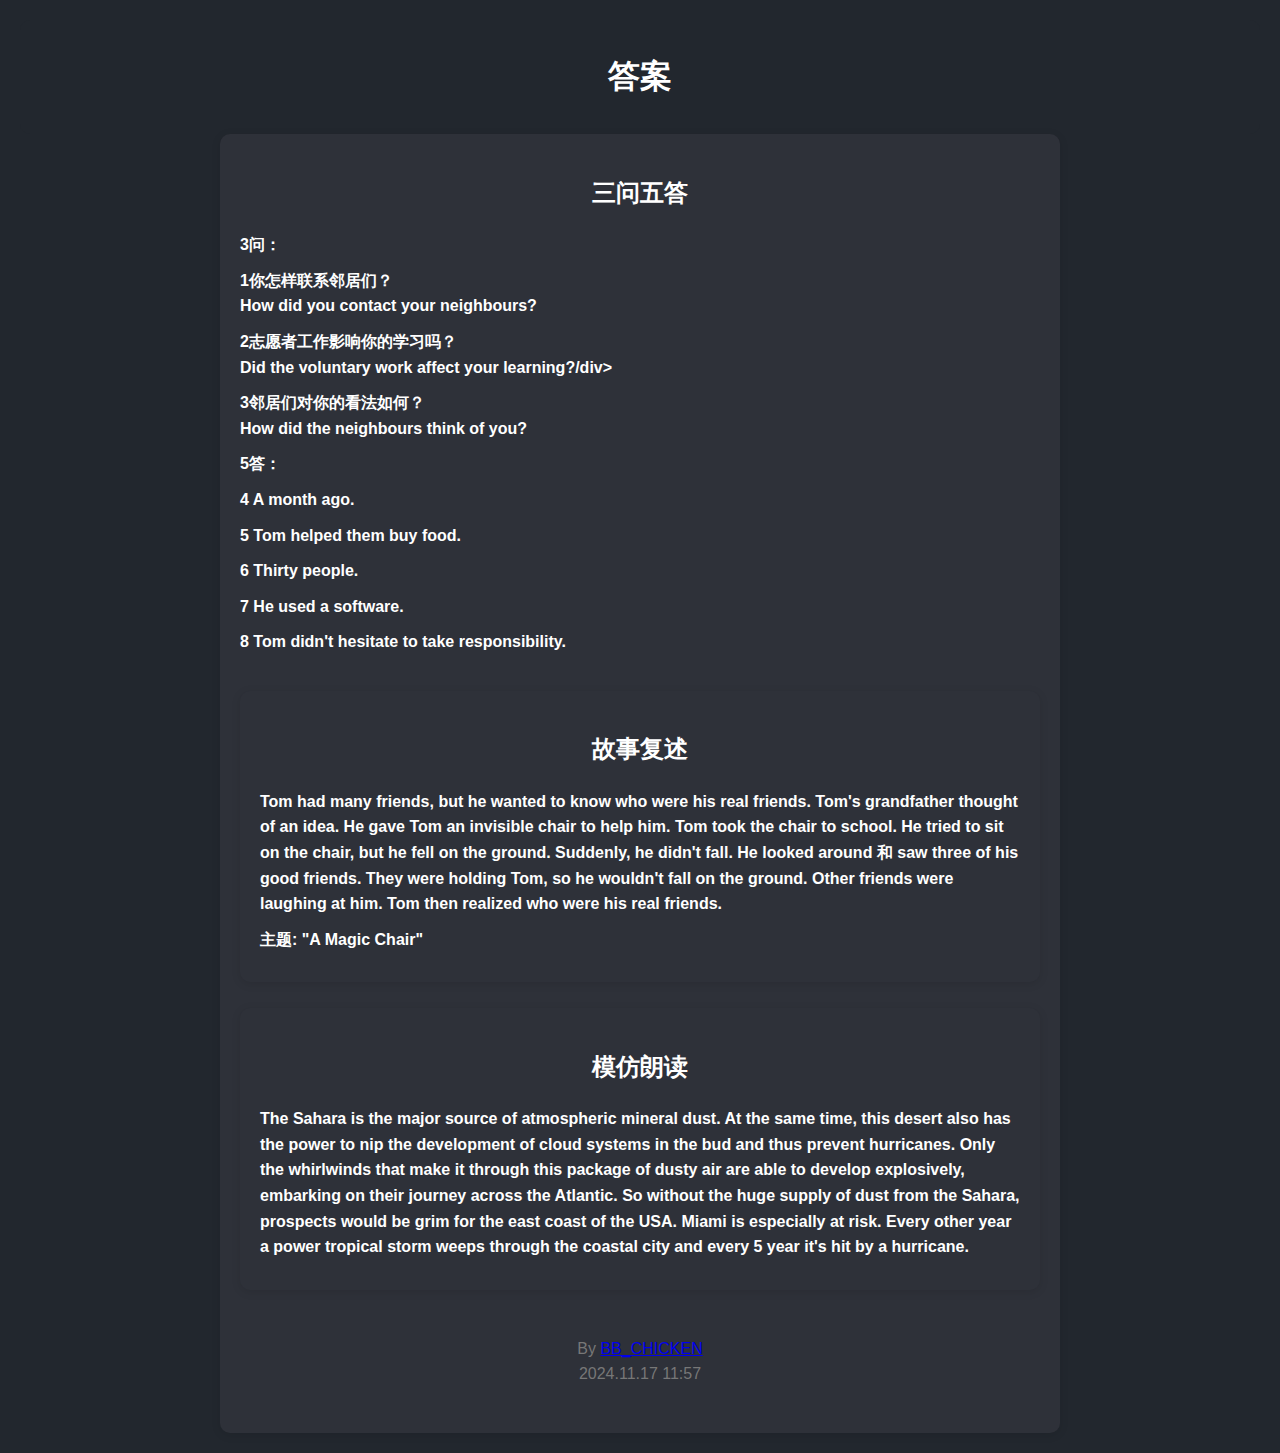
<file: ets.html>
<!DOCTYPE html>
<html lang="zh" xmlns="http://www.w3.org/1999/html">
<head>
    <meta charset="UTF-8">
    <meta name="viewport" content="width=device-width, initial-scale=1.0">
    <link rel="icon"
          href="https://is1-ssl.mzstatic.com/image/thumb/Purple126/v4/18/4c/ab/184cabcb-bdcd-2ae5-f48d-acc783341025/AppIcon-0-0-1x_U007emarketing-0-0-0-7-0-0-sRGB-0-0-0-GLES2_U002c0-512MB-85-220-0-0.png/1200x0w.webp">
    <title>内容展示</title>
    <style>
        body {
            font-family: 'Arial', sans-serif;
            line-height: 1.6;
            background-color: #22272e;
            color: #333;
            margin: 0;
            padding: 20px;
        }

        header {
            text-align: center;
            padding: 10px;
            background-color: #22272e;
            color: white;
            border-radius: 10px;
        }

        .container {
            max-width: 800px;
            margin: 0 auto;
            padding: 20px;
            background: #2e3139;
            border-radius: 10px;
            box-shadow: 0 2px 10px rgba(0, 0, 0, 0.1);
            padding: 20px;
        }

        h2 {
            color: #ffffff;
            text-align: center;
        }

        .question {
            margin: 10px 0;
            font-weight: bold;
            color: #ffffff;
        }

        footer {
            text-align: center;
            padding: 10px;
            margin-top: 20px;
            color: #777;
        }

        .spacer {
            display: inline-block; /* 让占位符能够占据空间 */
        }
    </style>
</head>
<body>

<header>
    <h1>答案</h1>
</header>

<div class="container">
    <h2>三问五答</h2>
    <div class="question">3问：</div>
    <div class="question">1你怎样联系邻居们？</br>How did you contact your neighbours?</div>
    <div class="question">2志愿者工作影响你的学习吗？</br>Did the voluntary work affect your learning?/div>
    <div class="question">3邻居们对你的看法如何？</br>How did the neighbours think of you?</div>
    <div class="question">5答：</div>
    <div class="question">4 A month ago.</div>
    <div class="question">5 Tom helped them buy food.</div>
    <div class="question">6 Thirty people.</div>
    <div class="question">7 He used a software.</div>
    <div class="question">8 Tom didn't hesitate to take responsibility.</div>
</div>
<div class="spacer" style="width: 200px;"></div>
<div class="container">
    <h2>故事复述</h2>
    <div class="question">Tom had many friends, but he wanted to know who were his real friends. Tom's grandfather thought of an idea. He gave Tom an invisible chair to help him. Tom took the chair to school. He tried to sit on the chair, but he fell on the ground. Suddenly, he didn't fall. He looked around 和 saw three of his good friends. They were holding Tom, so he wouldn't fall on the ground. Other friends were laughing at him. Tom then realized who were his real friends.</div>
    <div class="question">主题: "A Magic Chair"</div>
</div>
<div class="spacer" style="width: 200px;"></div>
<div class="container">
    <h2>模仿朗读</h2>
    <div class="question">The Sahara is the major source of atmospheric mineral dust. At the same time, this desert also has the power to nip the development of cloud systems in the bud and thus prevent hurricanes. Only the whirlwinds that make it through this package of dusty air are able to develop explosively, embarking on their journey across the Atlantic. So without the huge supply of dust from the Sahara, prospects would be grim for the east coast of the USA. Miami is especially at risk. Every other year a power tropical storm weeps through the coastal city and every 5 year it's hit by a hurricane.</div>
</div>

<footer>
    <p>By <a href="https://qm.qq.com/q/p9fnj458Nc">BB_CHICKEN</a></br> 2024.11.17 11:57</p>
</footer>

</body>
</html>
</file>
